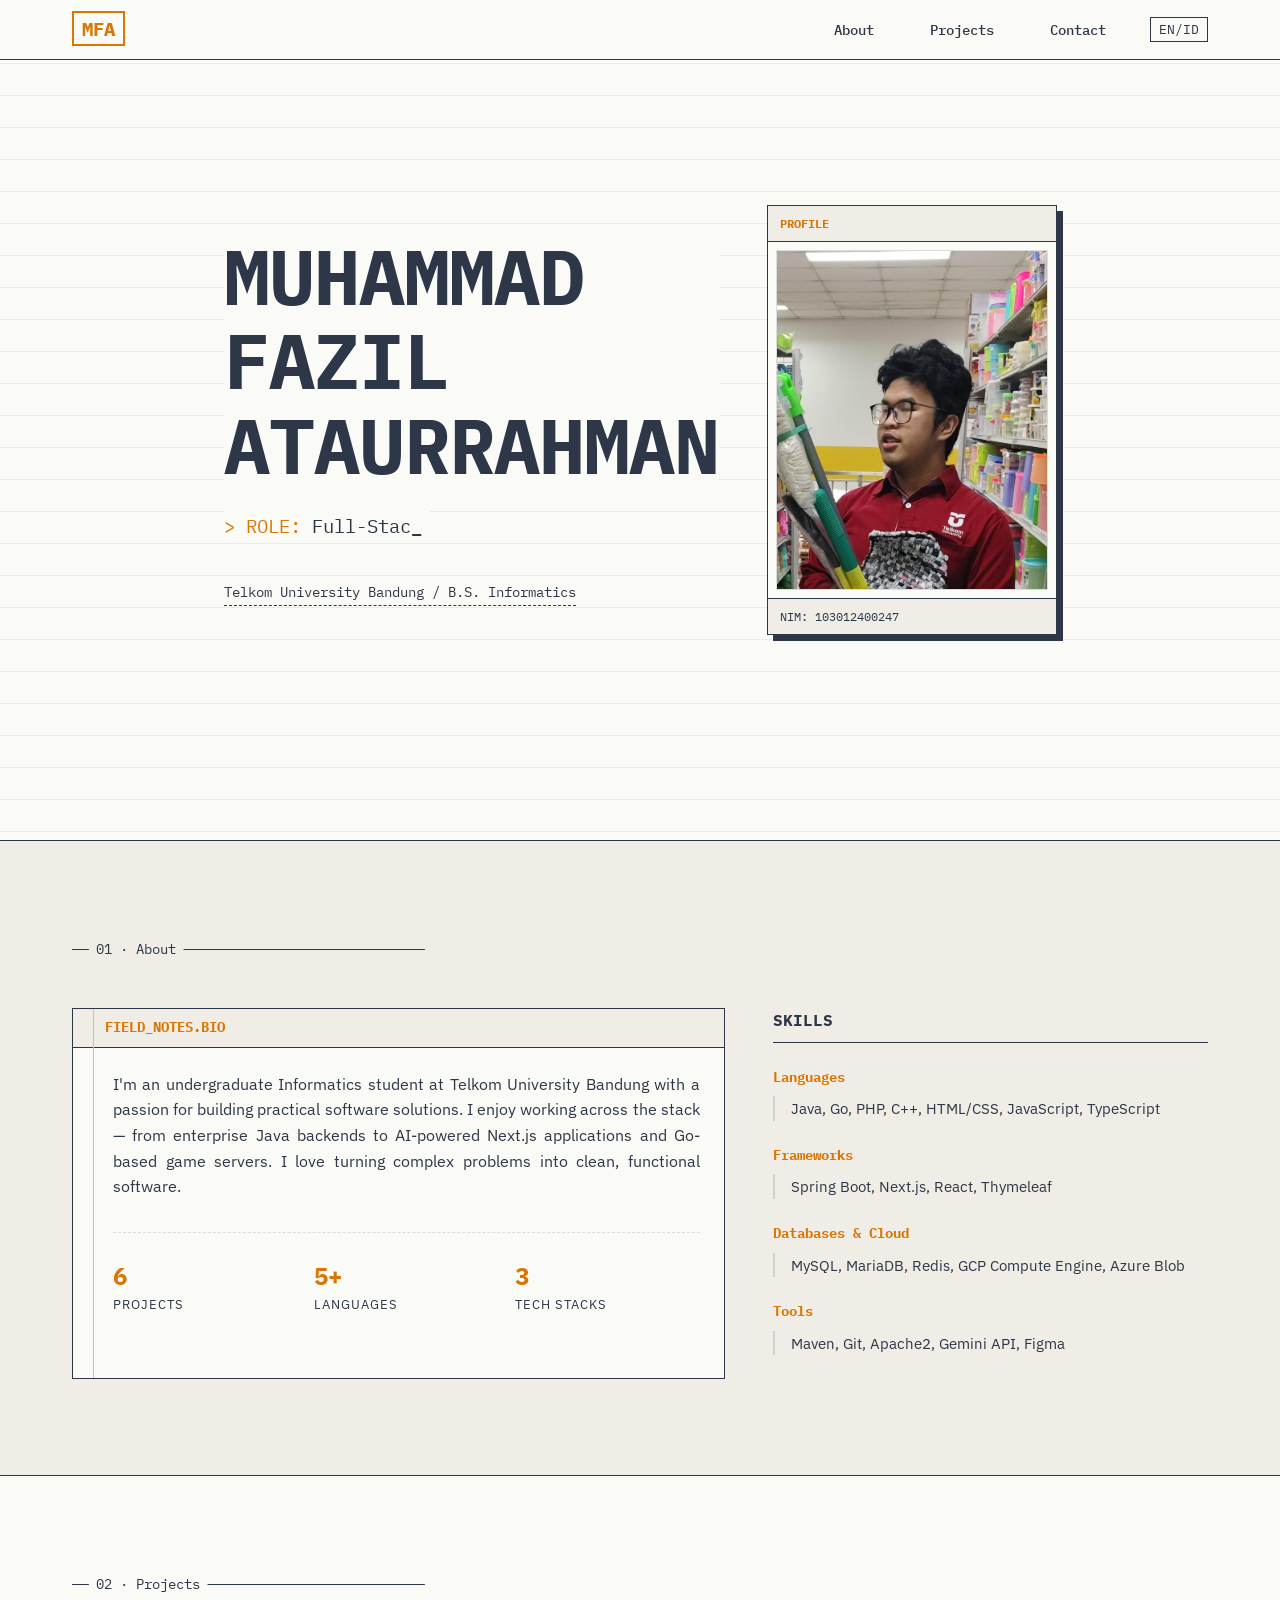
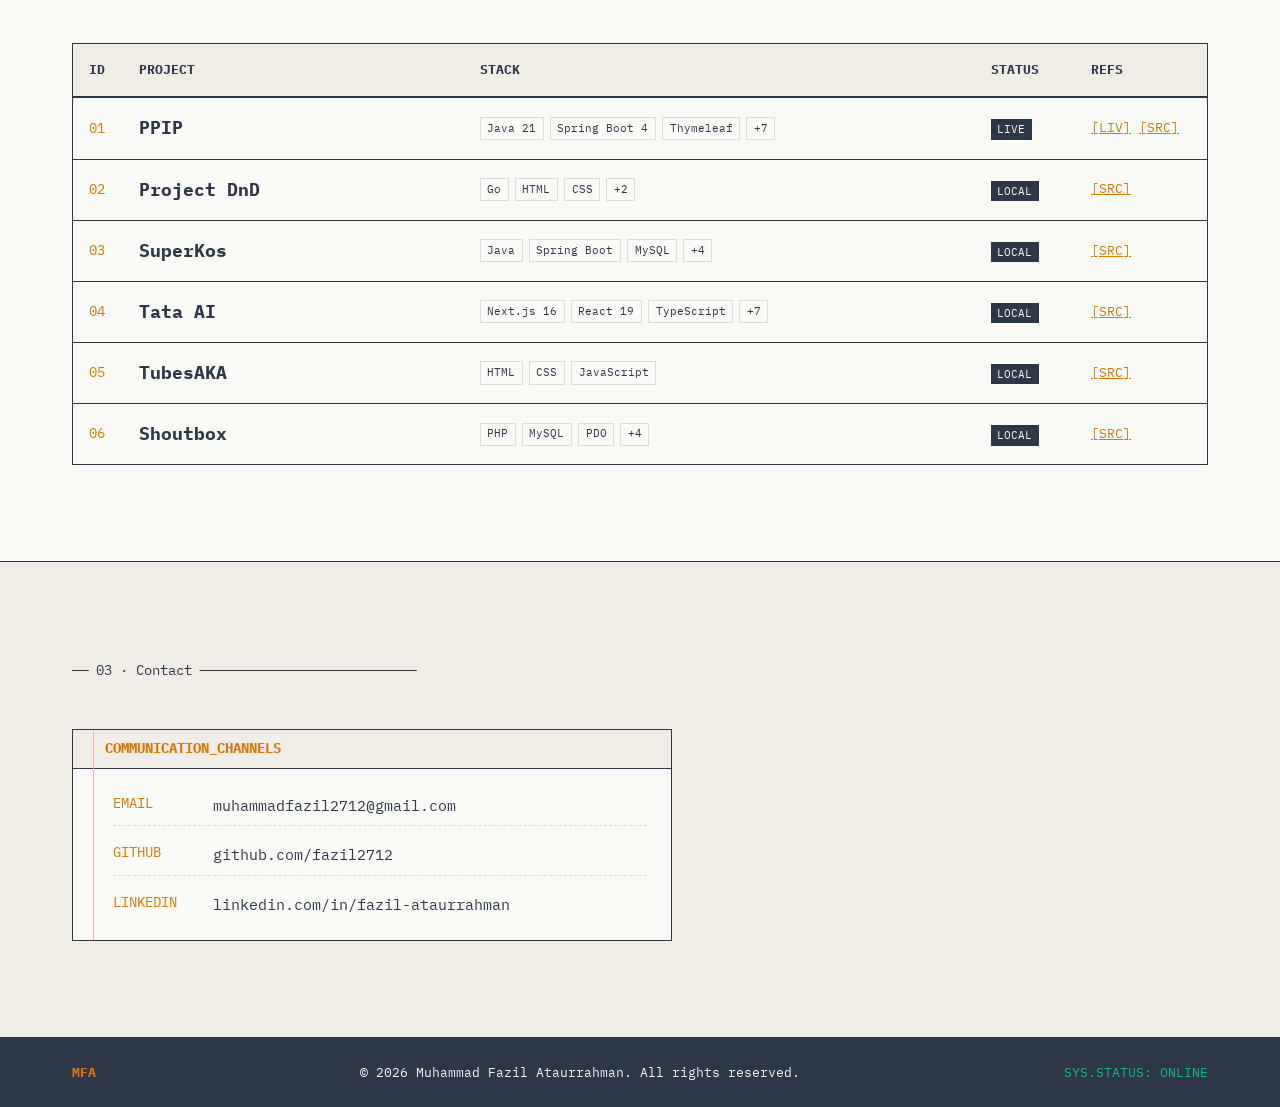
<file: index.html>
<!DOCTYPE html>
<html lang="en">
<head>
    <meta charset="UTF-8">
    <meta name="viewport" content="width=device-width, initial-scale=1.0">
    <title>Muhammad Fazil Ataurrahman — Portfolio</title>
    <meta name="description" content="Portfolio of Muhammad Fazil Ataurrahman — Informatics student at Telkom University Bandung. Projects in Java, Go, Next.js, and AI.">
    <meta property="og:title" content="Muhammad Fazil Ataurrahman — Portfolio">
    <meta property="og:description" content="Informatics Student at Telkom University Bandung | Full-Stack Developer">
    <meta property="og:type" content="website">
    <link rel="preconnect" href="https://fonts.googleapis.com">
    <link rel="preconnect" href="https://fonts.gstatic.com" crossorigin>
    <link href="https://fonts.googleapis.com/css2?family=IBM+Plex+Mono:wght@500;700&family=IBM+Plex+Sans:wght@400;500&display=swap" rel="stylesheet">
    <link rel="stylesheet" href="style.css">
</head>
<body>
    <nav class="navbar">
        <div class="nav-container">
            <a href="#" class="logo">
                <span class="logo-box">MFA</span>
            </a>
            <div class="nav-links">
                <a href="#about" data-i18n="nav.about">About</a>
                <a href="#projects" data-i18n="nav.projects">Projects</a>
                <a href="#contact" data-i18n="nav.contact">Contact</a>
                <button id="langToggle" class="lang-btn">EN/ID</button>
            </div>
            <button class="menu-toggle" aria-label="Toggle Menu">
                <span></span>
                <span></span>
                <span></span>
            </button>
        </div>
    </nav>

    <div class="mobile-menu">
        <a href="#about" data-i18n="nav.about">About</a>
        <a href="#projects" data-i18n="nav.projects">Projects</a>
        <a href="#contact" data-i18n="nav.contact">Contact</a>
        <button id="mobileLangToggle" class="lang-btn">EN/ID</button>
    </div>

    <main>
        <section id="hero" class="hero ruled-bg">
            <div class="container reveal">
                <div class="hero-layout">
                    <div class="hero-main">
                        <h1 class="hero-title">Muhammad<br>Fazil<br>Ataurrahman</h1>
                        <div class="hero-role">
                            <span class="role-prefix">&gt; ROLE: </span><span id="typewriter" class="typewriter-text"></span><span class="cursor">_</span>
                        </div>
                        <div class="hero-meta">
                            <div class="hero-edu">
                                <span class="edu-text" data-i18n="hero.eduText">Telkom University Bandung / B.S. Informatics</span>
                            </div>
                        </div>
                    </div>
                    <aside class="hero-profile">
                        <div class="profile-card">
                            <div class="profile-header">
                                <span>PROFILE</span>
                            </div>
                            <div class="profile-img-wrap">
                                <img src="assets/profile.jpg" alt="Muhammad Fazil Ataurrahman" class="profile-img">
                            </div>
                            <div class="profile-footer">
                                <span data-i18n="hero.nimFooter">NIM: 103012400247</span>
                            </div>
                        </div>
                    </aside>
                </div>
            </div>
        </section>

        <section id="about" class="about section-padding alt-bg">
            <div class="container reveal">
                <div class="section-header">
                    <span class="section-line">── 01 · <span data-i18n="nav.about">ABOUT</span> ──────────────────────────────</span>
                </div>
                <div class="about-grid">
                    <div class="about-bio notebook-box">
                        <div class="box-header">FIELD_NOTES.BIO</div>
                        <div class="box-content">
                            <p data-i18n="about.p1">I am an undergraduate Informatics student at Telkom University Bandung with a passion for building practical software solutions. I enjoy working across the stack — from enterprise Java backends to AI-powered Next.js applications and Go-based game servers. I love turning complex problems into clean, functional software.</p>
                            
                            <div class="stats-grid">
                                <div class="stat-item">
                                    <span class="stat-val">6</span>
                                    <span class="stat-lbl" data-i18n="about.stat1">Projects</span>
                                </div>
                                <div class="stat-item">
                                    <span class="stat-val">5+</span>
                                    <span class="stat-lbl" data-i18n="about.stat2">Languages</span>
                                </div>
                                <div class="stat-item">
                                    <span class="stat-val">3</span>
                                    <span class="stat-lbl" data-i18n="about.stat3">Tech Stacks</span>
                                </div>
                            </div>
                        </div>
                    </div>
                    <div class="about-skills">
                        <h3 class="skills-title" data-i18n="about.skills">SKILLS</h3>
                        <div class="skills-category">
                            <div class="cat-label" data-i18n="skills.cat1">Languages</div>
                            <div class="cat-items">Java, Go, PHP, C++, HTML/CSS, JavaScript, TypeScript</div>
                        </div>
                        <div class="skills-category">
                            <div class="cat-label" data-i18n="skills.cat2">Frameworks</div>
                            <div class="cat-items">Spring Boot, Next.js, React, Thymeleaf</div>
                        </div>
                        <div class="skills-category">
                            <div class="cat-label" data-i18n="skills.cat3">Databases & Cloud</div>
                            <div class="cat-items">MySQL, MariaDB, Redis, GCP Compute Engine, Azure Blob</div>
                        </div>
                        <div class="skills-category">
                            <div class="cat-label" data-i18n="skills.cat4">Tools</div>
                            <div class="cat-items">Maven, Git, Apache2, Gemini API, Figma</div>
                        </div>
                    </div>
                </div>
            </div>
        </section>

        <section id="projects" class="projects section-padding">
            <div class="container reveal">
                <div class="section-header">
                    <span class="section-line">── 02 · <span data-i18n="nav.projects">PROJECTS</span> ───────────────────────────</span>
                </div>
                
                <div class="projects-table" id="projectsContainer">
                    <div class="table-header">
                        <div class="th-col th-num">ID</div>
                        <div class="th-col th-name" data-i18n="projects.thName">PROJECT</div>
                        <div class="th-col th-tech" data-i18n="projects.thTech">STACK</div>
                        <div class="th-col th-status" data-i18n="projects.thStatus">STATUS</div>
                        <div class="th-col th-links" data-i18n="projects.thLinks">REFS</div>
                    </div>
                    <!-- Projects injected by JS -->
                </div>
            </div>
        </section>

        <section id="contact" class="contact section-padding alt-bg">
            <div class="container reveal">
                <div class="section-header">
                    <span class="section-line">── 03 · <span data-i18n="nav.contact">CONTACT</span> ───────────────────────────</span>
                </div>
                <div class="contact-content">
                    <div class="contact-box notebook-box">
                        <div class="box-header">COMMUNICATION_CHANNELS</div>
                        <div class="box-content contact-links">
                            <div class="contact-row">
                                <span class="contact-lbl">EMAIL</span>
                                <a href="mailto:muhammadfazil2712@gmail.com" class="contact-val">muhammadfazil2712@gmail.com</a>
                            </div>
                            <div class="contact-row">
                                <span class="contact-lbl">GITHUB</span>
                                <a href="https://github.com/fazil2712" target="_blank" rel="noopener noreferrer" class="contact-val">github.com/fazil2712</a>
                            </div>
                            <div class="contact-row">
                                <span class="contact-lbl">LINKEDIN</span>
                                <a href="https://www.linkedin.com/in/fazil-ataurrahman-408083330/" target="_blank" rel="noopener noreferrer" class="contact-val">linkedin.com/in/fazil-ataurrahman</a>
                            </div>
                        </div>
                    </div>
                </div>
            </div>
        </section>
    </main>

    <footer>
        <div class="container">
            <div class="footer-content">
                <span class="footer-logo">MFA</span>
                <span class="footer-text">&copy; <span id="year">2026</span> Muhammad Fazil Ataurrahman. All rights reserved.</span>
                <span class="footer-sys">SYS.STATUS: ONLINE</span>
            </div>
        </div>
    </footer>

    <script src="script.js"></script>
</body>
</html>
</file>
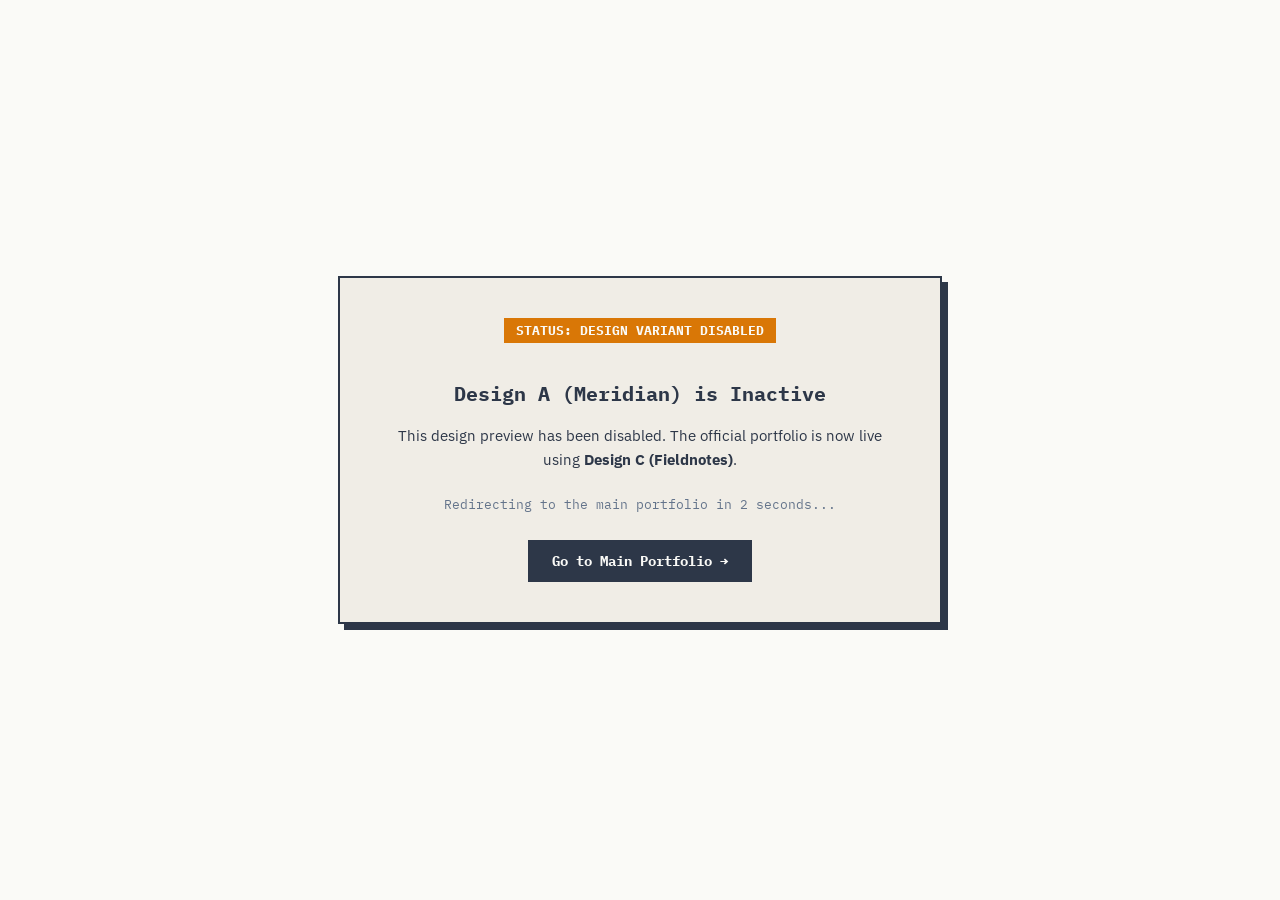
<file: portfolio-a/index.html>
<!DOCTYPE html>
<html lang="en">
<head>
    <meta charset="UTF-8">
    <meta name="viewport" content="width=device-width, initial-scale=1.0">
    <title>Design Variant Disabled | M. Fazil Ataurrahman</title>
    <link rel="preconnect" href="https://fonts.googleapis.com">
    <link rel="preconnect" href="https://fonts.gstatic.com" crossorigin>
    <link href="https://fonts.googleapis.com/css2?family=IBM+Plex+Mono:wght@500;700&family=IBM+Plex+Sans:wght@400;500&display=swap" rel="stylesheet">
    <meta http-equiv="refresh" content="2; url=../">
    <style>
        body {
            font-family: 'IBM Plex Mono', monospace, sans-serif;
            background: #FAFAF7;
            color: #2D3748;
            display: flex;
            align-items: center;
            justify-content: center;
            min-height: 100vh;
            margin: 0;
            padding: 2rem;
            box-sizing: border-box;
            text-align: center;
        }
        .notice-box {
            border: 2px solid #2D3748;
            padding: 2.5rem;
            max-width: 520px;
            background: #F0EDE6;
            box-shadow: 6px 6px 0 #2D3748;
        }
        .status-badge {
            display: inline-block;
            background: #D97706;
            color: #FAFAF7;
            padding: 0.25rem 0.75rem;
            font-size: 0.8rem;
            font-weight: 700;
            margin-bottom: 1.5rem;
        }
        h1 {
            font-size: 1.25rem;
            margin-bottom: 1rem;
            line-height: 1.3;
        }
        p {
            font-family: 'IBM Plex Sans', sans-serif;
            margin-bottom: 1.5rem;
            line-height: 1.6;
            font-size: 0.95rem;
        }
        .redirect-note {
            font-family: 'IBM Plex Mono', monospace;
            font-size: 0.8rem;
            color: #64748B;
            margin-bottom: 1.5rem;
        }
        a {
            display: inline-block;
            background: #2D3748;
            color: #FAFAF7;
            padding: 0.75rem 1.5rem;
            text-decoration: none;
            font-weight: 700;
            font-size: 0.85rem;
            transition: all 0.2s ease;
        }
        a:hover {
            background: #D97706;
        }
    </style>
</head>
<body>
    <div class="notice-box">
        <span class="status-badge">STATUS: DESIGN VARIANT DISABLED</span>
        <h1>Design A (Meridian) is Inactive</h1>
        <p>This design preview has been disabled. The official portfolio is now live using <strong>Design C (Fieldnotes)</strong>.</p>
        <p class="redirect-note">Redirecting to the main portfolio in 2 seconds...</p>
        <a href="../">Go to Main Portfolio →</a>
    </div>
</body>
</html>
</file>
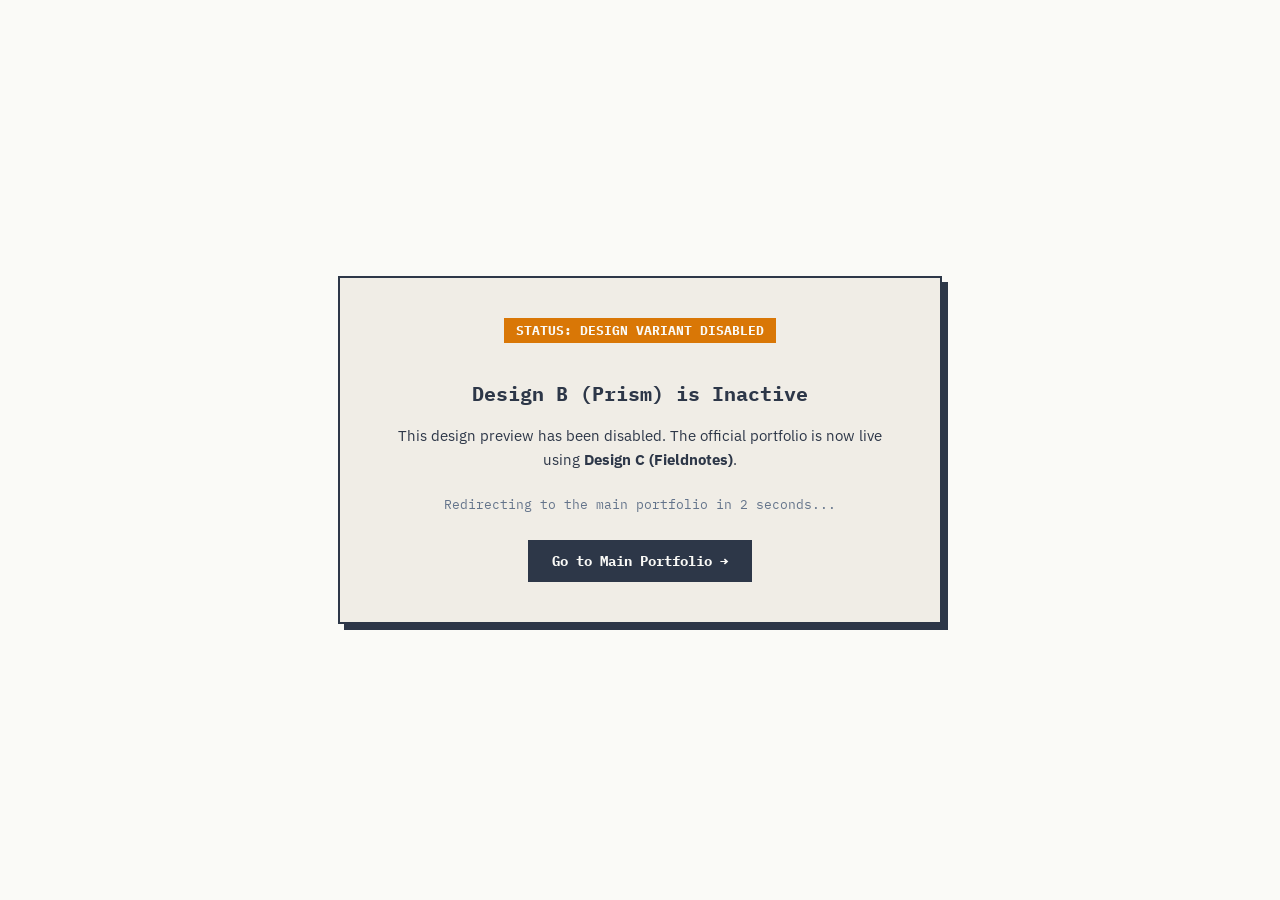
<file: portfolio-b/index.html>
<!DOCTYPE html>
<html lang="en">
<head>
    <meta charset="UTF-8">
    <meta name="viewport" content="width=device-width, initial-scale=1.0">
    <title>Design Variant Disabled | M. Fazil Ataurrahman</title>
    <link rel="preconnect" href="https://fonts.googleapis.com">
    <link rel="preconnect" href="https://fonts.gstatic.com" crossorigin>
    <link href="https://fonts.googleapis.com/css2?family=IBM+Plex+Mono:wght@500;700&family=IBM+Plex+Sans:wght@400;500&display=swap" rel="stylesheet">
    <meta http-equiv="refresh" content="2; url=../">
    <style>
        body {
            font-family: 'IBM Plex Mono', monospace, sans-serif;
            background: #FAFAF7;
            color: #2D3748;
            display: flex;
            align-items: center;
            justify-content: center;
            min-height: 100vh;
            margin: 0;
            padding: 2rem;
            box-sizing: border-box;
            text-align: center;
        }
        .notice-box {
            border: 2px solid #2D3748;
            padding: 2.5rem;
            max-width: 520px;
            background: #F0EDE6;
            box-shadow: 6px 6px 0 #2D3748;
        }
        .status-badge {
            display: inline-block;
            background: #D97706;
            color: #FAFAF7;
            padding: 0.25rem 0.75rem;
            font-size: 0.8rem;
            font-weight: 700;
            margin-bottom: 1.5rem;
        }
        h1 {
            font-size: 1.25rem;
            margin-bottom: 1rem;
            line-height: 1.3;
        }
        p {
            font-family: 'IBM Plex Sans', sans-serif;
            margin-bottom: 1.5rem;
            line-height: 1.6;
            font-size: 0.95rem;
        }
        .redirect-note {
            font-family: 'IBM Plex Mono', monospace;
            font-size: 0.8rem;
            color: #64748B;
            margin-bottom: 1.5rem;
        }
        a {
            display: inline-block;
            background: #2D3748;
            color: #FAFAF7;
            padding: 0.75rem 1.5rem;
            text-decoration: none;
            font-weight: 700;
            font-size: 0.85rem;
            transition: all 0.2s ease;
        }
        a:hover {
            background: #D97706;
        }
    </style>
</head>
<body>
    <div class="notice-box">
        <span class="status-badge">STATUS: DESIGN VARIANT DISABLED</span>
        <h1>Design B (Prism) is Inactive</h1>
        <p>This design preview has been disabled. The official portfolio is now live using <strong>Design C (Fieldnotes)</strong>.</p>
        <p class="redirect-note">Redirecting to the main portfolio in 2 seconds...</p>
        <a href="../">Go to Main Portfolio →</a>
    </div>
</body>
</html>
</file>
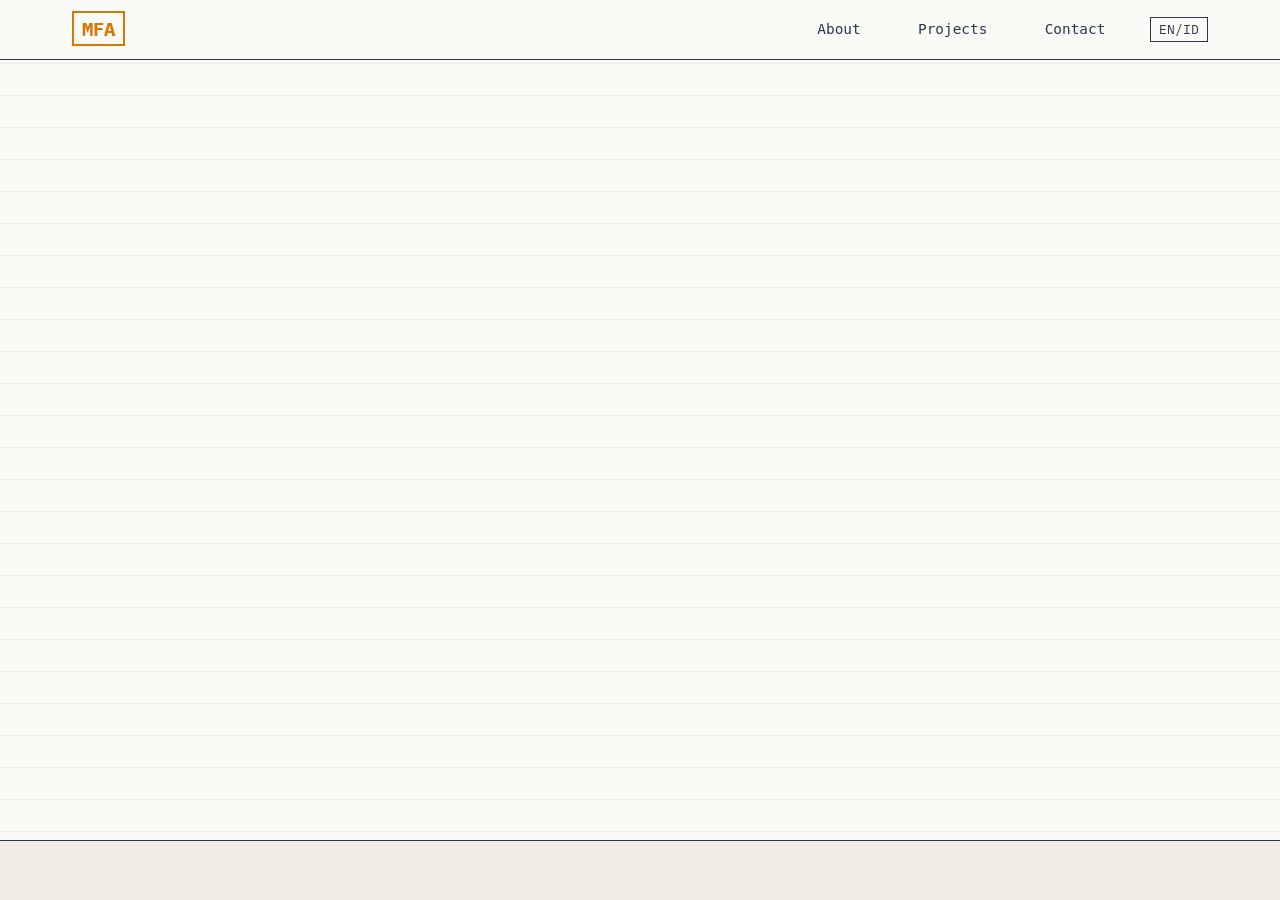
<file: portfolio-c/index.html>
<!DOCTYPE html>
<html lang="en">
<head>
    <meta charset="UTF-8">
    <meta name="viewport" content="width=device-width, initial-scale=1.0">
    <title>Design C | Official Portfolio</title>
    <meta http-equiv="refresh" content="0; url=../">
</head>
<body>
    <p>Design C is now the main portfolio. Redirecting to <a href="../">Official Portfolio</a>...</p>
</body>
</html>
</file>
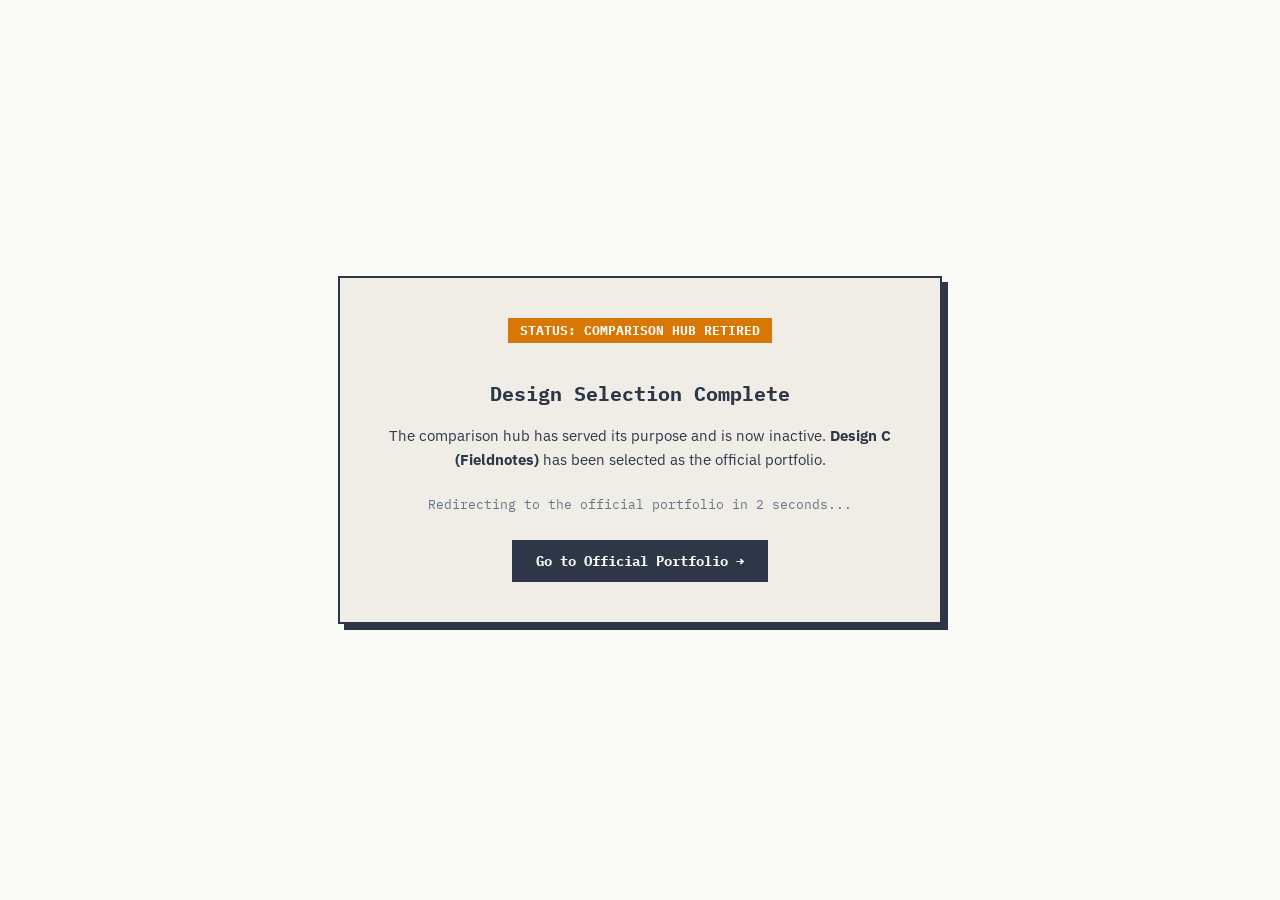
<file: portfolio-hub/index.html>
<!DOCTYPE html>
<html lang="en">
<head>
    <meta charset="UTF-8">
    <meta name="viewport" content="width=device-width, initial-scale=1.0">
    <title>Comparison Hub Inactive | M. Fazil Ataurrahman</title>
    <link rel="preconnect" href="https://fonts.googleapis.com">
    <link rel="preconnect" href="https://fonts.gstatic.com" crossorigin>
    <link href="https://fonts.googleapis.com/css2?family=IBM+Plex+Mono:wght@500;700&family=IBM+Plex+Sans:wght@400;500&display=swap" rel="stylesheet">
    <meta http-equiv="refresh" content="2; url=../">
    <style>
        body {
            font-family: 'IBM Plex Mono', monospace, sans-serif;
            background: #FAFAF7;
            color: #2D3748;
            display: flex;
            align-items: center;
            justify-content: center;
            min-height: 100vh;
            margin: 0;
            padding: 2rem;
            box-sizing: border-box;
            text-align: center;
        }
        .notice-box {
            border: 2px solid #2D3748;
            padding: 2.5rem;
            max-width: 520px;
            background: #F0EDE6;
            box-shadow: 6px 6px 0 #2D3748;
        }
        .status-badge {
            display: inline-block;
            background: #D97706;
            color: #FAFAF7;
            padding: 0.25rem 0.75rem;
            font-size: 0.8rem;
            font-weight: 700;
            margin-bottom: 1.5rem;
        }
        h1 {
            font-size: 1.25rem;
            margin-bottom: 1rem;
            line-height: 1.3;
        }
        p {
            font-family: 'IBM Plex Sans', sans-serif;
            margin-bottom: 1.5rem;
            line-height: 1.6;
            font-size: 0.95rem;
        }
        .redirect-note {
            font-family: 'IBM Plex Mono', monospace;
            font-size: 0.8rem;
            color: #64748B;
            margin-bottom: 1.5rem;
        }
        a {
            display: inline-block;
            background: #2D3748;
            color: #FAFAF7;
            padding: 0.75rem 1.5rem;
            text-decoration: none;
            font-weight: 700;
            font-size: 0.85rem;
            transition: all 0.2s ease;
        }
        a:hover {
            background: #D97706;
        }
    </style>
</head>
<body>
    <div class="notice-box">
        <span class="status-badge">STATUS: COMPARISON HUB RETIRED</span>
        <h1>Design Selection Complete</h1>
        <p>The comparison hub has served its purpose and is now inactive. <strong>Design C (Fieldnotes)</strong> has been selected as the official portfolio.</p>
        <p class="redirect-note">Redirecting to the official portfolio in 2 seconds...</p>
        <a href="../">Go to Official Portfolio →</a>
    </div>
</body>
</html>
</file>
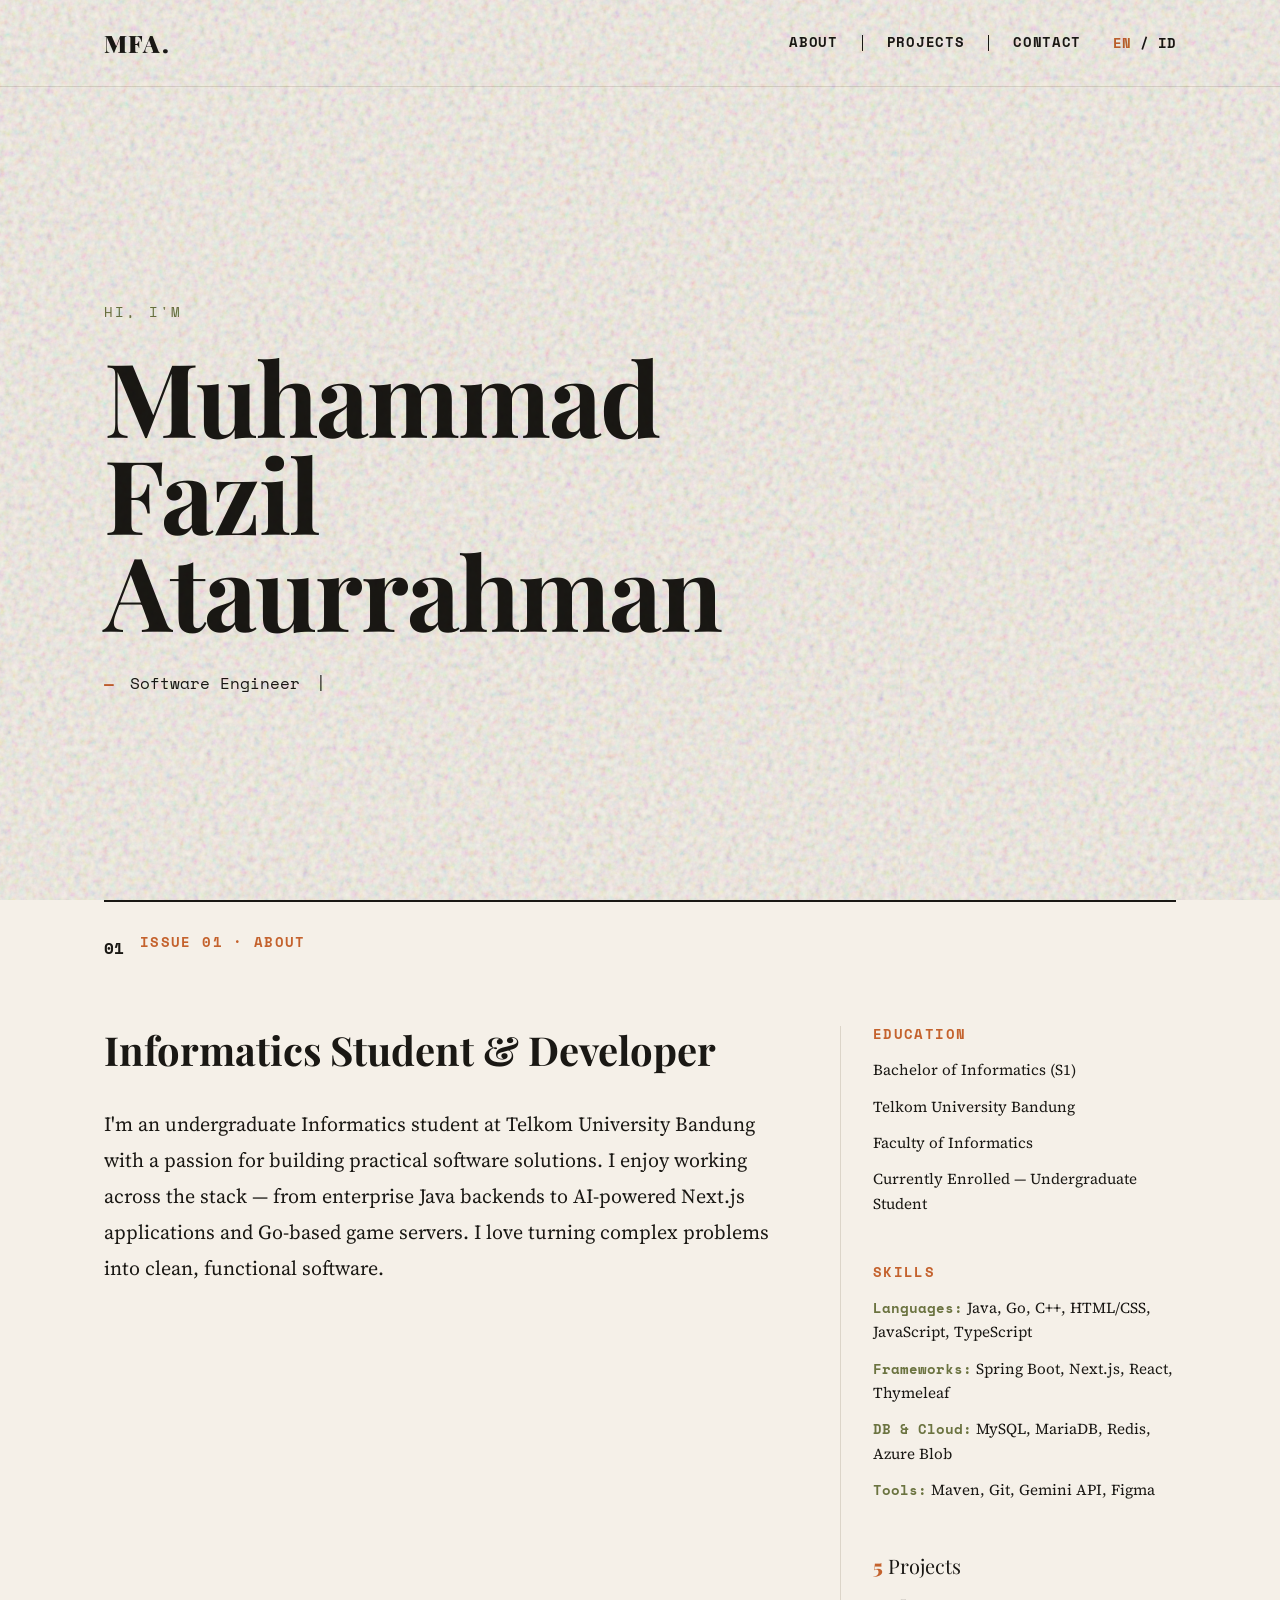
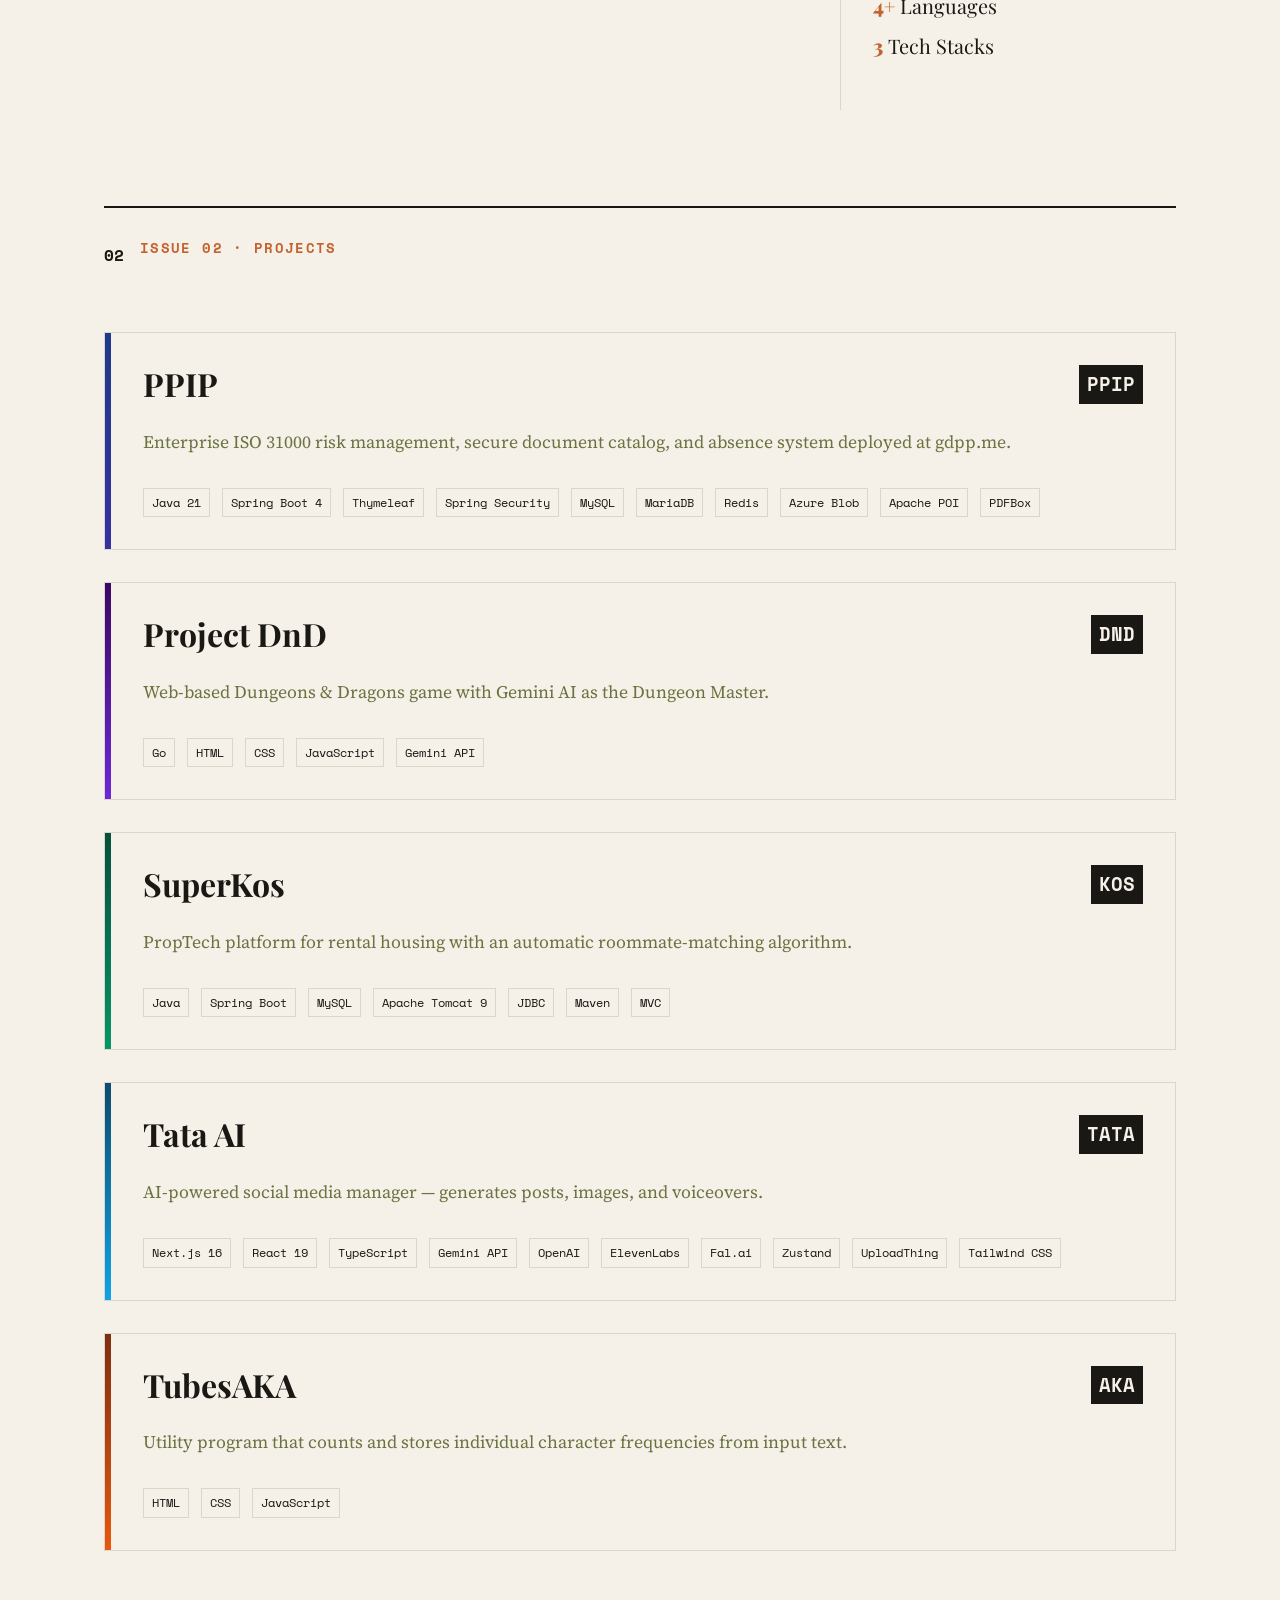
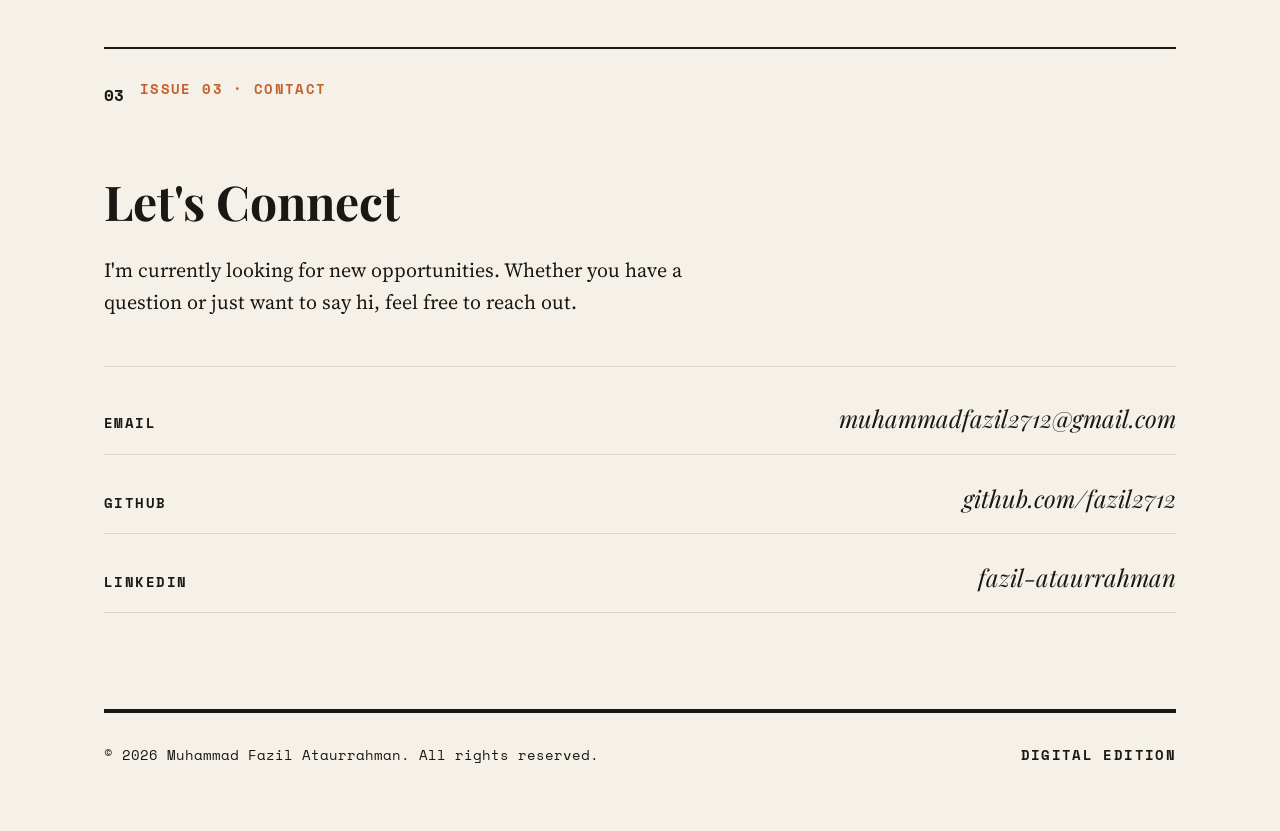
<file: _disabled_designs/portfolio-a/index.html>
<!DOCTYPE html>
<html lang="en">
<head>
    <meta charset="UTF-8">
    <meta name="viewport" content="width=device-width, initial-scale=1.0">
    <title>Muhammad Fazil Ataurrahman | Portfolio</title>
    
    <!-- Google Fonts -->
    <link rel="preconnect" href="https://fonts.googleapis.com">
    <link rel="preconnect" href="https://fonts.gstatic.com" crossorigin>
    <link href="https://fonts.googleapis.com/css2?family=Playfair+Display:wght@700;900&family=Source+Serif+4:wght@400;600&family=Space+Mono:ital,wght@0,400;0,700;1,400&display=swap" rel="stylesheet">
    
    <link rel="stylesheet" href="style-a.css">
</head>
<body>
    <!-- Paper Noise Overlay -->
    <div class="paper-noise"></div>

    <!-- Navigation -->
    <nav class="navbar" id="navbar">
        <div class="nav-container">
            <a href="#" class="logo">MFA.</a>
            <div class="nav-links">
                <div class="nav-separators">
                    <a href="#about" data-i18n="nav.about">About</a>
                    <span class="sep"></span>
                    <a href="#projects" data-i18n="nav.projects">Projects</a>
                    <span class="sep"></span>
                    <a href="#contact" data-i18n="nav.contact">Contact</a>
                </div>
                <button id="lang-toggle" class="lang-toggle">
                    <span class="active">EN</span> / <span>ID</span>
                </button>
            </div>
            <button class="hamburger" id="hamburger" aria-label="Menu">
                <span></span>
                <span></span>
                <span></span>
            </button>
        </div>
    </nav>

    <!-- Mobile Menu -->
    <div class="mobile-menu" id="mobile-menu">
        <a href="#about" data-i18n="nav.about">About</a>
        <a href="#projects" data-i18n="nav.projects">Projects</a>
        <a href="#contact" data-i18n="nav.contact">Contact</a>
        <button id="mobile-lang-toggle" class="lang-toggle">
            <span class="active">EN</span> / <span>ID</span>
        </button>
    </div>

    <main>
        <!-- Hero Section -->
        <section id="hero" class="hero section">
            <div class="hero-content reveal">
                <p class="hero-label"><span data-i18n="hero.greeting">Hi, I'm</span></p>
                <h1 class="hero-title">Muhammad<br>Fazil<br>Ataurrahman</h1>
                <div class="hero-role-container">
                    <span class="role-prefix">—</span>
                    <span id="role-text" class="role-text"></span><span class="cursor">|</span>
                </div>
            </div>
        </section>

        <!-- About Section -->
        <section id="about" class="about section">
            <div class="section-divider"></div>
            <div class="section-header reveal">
                <span class="section-number">01</span>
                <h2 class="section-label">ISSUE 01 &middot; <span data-i18n="nav.about">ABOUT</span></h2>
            </div>
            
            <div class="about-grid reveal">
                <div class="about-main">
                    <h3 class="about-headline" data-i18n="about.headline">Informatics Student & Developer</h3>
                    <p class="about-bio" data-i18n="about.bio">I am an Informatics student with a strong passion for software engineering, web development, and exploring new technologies. I love building robust applications and constantly improving my skill set.</p>
                </div>
                
                <div class="about-sidebar">
                    <div class="sidebar-block">
                        <h4 class="sidebar-title" data-i18n="about.education">Education</h4>
                        <ul class="sidebar-list">
                            <li data-i18n="edu.degree">Bachelor of Informatics (S1)</li>
                            <li data-i18n="edu.university">Telkom University Bandung</li>
                            <li data-i18n="edu.faculty">Faculty of Informatics</li>
                            <li data-i18n="edu.status">Currently Enrolled — Undergraduate Student</li>
                        </ul>
                    </div>
                    
                    <div class="sidebar-block">
                        <h4 class="sidebar-title" data-i18n="about.skills">Skills</h4>
                        <ul class="sidebar-list">
                            <li><span class="skill-label">Languages:</span> Java, Go, C++, HTML/CSS, JavaScript, TypeScript</li>
                            <li><span class="skill-label">Frameworks:</span> Spring Boot, Next.js, React, Thymeleaf</li>
                            <li><span class="skill-label">DB & Cloud:</span> MySQL, MariaDB, Redis, Azure Blob</li>
                            <li><span class="skill-label">Tools:</span> Maven, Git, Gemini API, Figma</li>
                        </ul>
                    </div>

                    <div class="sidebar-block stats-block">
                        <p class="stats-text"><span class="stats-number">5</span> <span data-i18n="stats.projects">Projects</span></p>
                        <p class="stats-text"><span class="stats-number">4+</span> <span data-i18n="stats.languages">Languages</span></p>
                        <p class="stats-text"><span class="stats-number">3</span> <span data-i18n="stats.stacks">Tech Stacks</span></p>
                    </div>
                </div>
            </div>
        </section>

        <!-- Projects Section -->
        <section id="projects" class="projects section">
            <div class="section-divider"></div>
            <div class="section-header reveal">
                <span class="section-number">02</span>
                <h2 class="section-label">ISSUE 02 &middot; <span data-i18n="nav.projects">PROJECTS</span></h2>
            </div>
            
            <div class="projects-list" id="projects-container">
                <!-- Projects injected by JS -->
            </div>
        </section>

        <!-- Contact Section -->
        <section id="contact" class="contact section">
            <div class="section-divider"></div>
            <div class="section-header reveal">
                <span class="section-number">03</span>
                <h2 class="section-label">ISSUE 03 &middot; <span data-i18n="nav.contact">CONTACT</span></h2>
            </div>
            
            <div class="contact-content reveal">
                <h2 class="contact-title" data-i18n="contact.title">Let's Connect</h2>
                <p class="contact-desc" data-i18n="contact.desc">I'm currently looking for new opportunities. Whether you have a question or just want to say hi, feel free to reach out.</p>
                
                <div class="contact-links">
                    <a href="mailto:muhammadfazil2712@gmail.com" class="contact-link" target="_blank" rel="noopener noreferrer">
                        <span class="link-label">EMAIL</span>
                        <span class="link-value">muhammadfazil2712@gmail.com</span>
                    </a>
                    <a href="https://github.com/fazil2712" class="contact-link" target="_blank" rel="noopener noreferrer">
                        <span class="link-label">GITHUB</span>
                        <span class="link-value">github.com/fazil2712</span>
                    </a>
                    <a href="https://www.linkedin.com/in/fazil-ataurrahman-408083330/" class="contact-link" target="_blank" rel="noopener noreferrer">
                        <span class="link-label">LINKEDIN</span>
                        <span class="link-value">fazil-ataurrahman</span>
                    </a>
                </div>
            </div>
        </section>
    </main>

    <footer class="footer">
        <div class="footer-divider"></div>
        <div class="footer-content">
            <p>&copy; <span id="current-year"></span> Muhammad Fazil Ataurrahman. <span data-i18n="footer.rights">All rights reserved.</span></p>
            <p class="footer-edition">DIGITAL EDITION</p>
        </div>
    </footer>

    <!-- Project Modal -->
    <div id="project-modal" class="modal">
        <div class="modal-backdrop"></div>
        <div class="modal-content">
            <button class="modal-close" id="modal-close" aria-label="Close modal">&times;</button>
            <div class="modal-body" id="modal-body">
                <!-- Modal content injected by JS -->
            </div>
        </div>
    </div>

    <script src="script-a.js"></script>
</body>
</html>
</file>
<file: style.css>
/* Hallmark · critique: P5 H5 E5 S5 R5 V5 · Slop test: Pass (58/58) */

:root {
    --bg-main: #FAFAF7;
    --bg-alt: #F0EDE6;
    --text-main: #2D3748;
    --accent: #D97706;
    --line-color: rgba(45, 55, 72, 0.15);
    --border-color: #2D3748;
    
    --font-mono: 'IBM Plex Mono', monospace;
    --font-sans: 'IBM Plex Sans', sans-serif;
    
    --nav-height: 60px;
    --transition: all 0.3s ease;
}

* {
    margin: 0;
    padding: 0;
    box-sizing: border-box;
}

html {
    scroll-behavior: smooth;
    font-size: 16px;
}

body {
    background-color: var(--bg-main);
    color: var(--text-main);
    font-family: var(--font-sans);
    line-height: 1.6;
    overflow-x: hidden;
}

h1, h2, h3, h4, h5, h6, .font-mono {
    font-family: var(--font-mono);
}

a {
    color: inherit;
    text-decoration: none;
    transition: var(--transition);
}

.container {
    max-width: 1200px;
    margin: 0 auto;
    padding: 0 2rem;
}

.section-padding {
    padding: 6rem 0;
}

.alt-bg {
    background-color: var(--bg-alt);
    border-top: 1px solid var(--border-color);
    border-bottom: 1px solid var(--border-color);
}

.ruled-bg {
    background-image: repeating-linear-gradient(transparent, transparent 31px, var(--line-color) 32px);
    background-size: 100% 32px;
}

/* Reveal Animation */
.reveal {
    opacity: 0;
    transform: translateY(30px);
    transition: all 0.8s ease-out;
}

.reveal.active {
    opacity: 1;
    transform: translateY(0);
}

/* Navbar */
.navbar {
    position: fixed;
    top: 0;
    left: 0;
    width: 100%;
    height: var(--nav-height);
    background-color: var(--bg-main);
    border-bottom: 1px solid var(--border-color);
    z-index: 1000;
    transition: background-color 0.3s, backdrop-filter 0.3s;
}

.navbar.scrolled {
    background-color: rgba(250, 250, 247, 0.9);
    backdrop-filter: blur(5px);
}

.nav-container {
    max-width: 1200px;
    margin: 0 auto;
    padding: 0 2rem;
    height: 100%;
    display: flex;
    justify-content: space-between;
    align-items: center;
}

.logo-box {
    font-family: var(--font-mono);
    font-weight: 700;
    font-size: 1.2rem;
    padding: 0.2rem 0.5rem;
    border: 2px solid var(--accent);
    color: var(--accent);
    background: var(--bg-main);
}

.nav-links {
    display: flex;
    align-items: center;
    gap: 2rem;
    font-family: var(--font-mono);
    font-size: 0.9rem;
    font-weight: 500;
}

.nav-links a {
    position: relative;
}

.nav-links a::before, .nav-links a::after {
    opacity: 0;
    transition: var(--transition);
    color: var(--accent);
}

.nav-links a::before { content: '['; margin-right: 4px; }
.nav-links a::after { content: ']'; margin-left: 4px; }

.nav-links a:hover::before, .nav-links a:hover::after {
    opacity: 1;
}

.lang-btn {
    background: transparent;
    border: 1px solid var(--border-color);
    font-family: var(--font-mono);
    padding: 0.2rem 0.5rem;
    cursor: pointer;
    font-size: 0.8rem;
    color: var(--text-main);
    transition: var(--transition);
}

.lang-btn:hover {
    background: var(--text-main);
    color: var(--bg-main);
}

.menu-toggle {
    display: none;
    flex-direction: column;
    justify-content: space-between;
    width: 24px;
    height: 18px;
    background: none;
    border: none;
    cursor: pointer;
}

.menu-toggle span {
    width: 100%;
    height: 2px;
    background-color: var(--text-main);
    transition: var(--transition);
}

.mobile-menu {
    position: fixed;
    top: var(--nav-height);
    left: 0;
    width: 100%;
    background-color: var(--bg-main);
    border-bottom: 1px solid var(--border-color);
    padding: 1rem 2rem;
    display: flex;
    flex-direction: column;
    gap: 1.5rem;
    transform: translateY(-100%);
    opacity: 0;
    visibility: hidden;
    transition: var(--transition);
    z-index: 999;
    font-family: var(--font-mono);
}

.mobile-menu.active {
    transform: translateY(0);
    opacity: 1;
    visibility: visible;
}

.mobile-menu a {
    font-size: 1.1rem;
}

/* Hero Section */
.hero {
    min-height: calc(100vh - var(--nav-height));
    display: flex;
    align-items: center;
    padding-top: var(--nav-height);
    padding-bottom: 2rem;
}

.hero-layout {
    display: grid;
    grid-template-columns: 1fr 290px;
    gap: 3rem;
    align-items: center;
    margin-top: -1.75rem;
}

.hero-main {
    display: flex;
    flex-direction: column;
    align-items: flex-start;
}

.hero-title {
    font-size: clamp(3rem, 6vw, 6rem);
    line-height: 1.1;
    margin-bottom: 1.5rem;
    letter-spacing: -1px;
    text-transform: uppercase;
    background: var(--bg-main);
    display: inline-block;
}

.hero-role {
    font-family: var(--font-mono);
    font-size: 1.2rem;
    margin-bottom: 2.5rem;
    background: var(--bg-main);
    display: inline-block;
    padding-right: 0.5rem;
}

.role-prefix {
    color: var(--accent);
}

.cursor {
    animation: blink 1s infinite;
    font-weight: bold;
}

@keyframes blink {
    0%, 100% { opacity: 1; }
    50% { opacity: 0; }
}

.hero-meta {
    display: flex;
    flex-direction: column;
    align-items: flex-start;
    gap: 0.75rem;
}

.hero-edu {
    display: inline-flex;
    align-items: center;
    font-family: var(--font-mono);
    font-size: 0.85rem;
    background: var(--bg-main);
    padding-right: 0.5rem;
}

.edu-text {
    border-bottom: 1px dashed var(--border-color);
    padding-bottom: 2px;
}

.profile-card {
    border: 1px solid var(--border-color);
    background: var(--bg-main);
    box-shadow: 6px 6px 0 var(--border-color);
}

.profile-header {
    display: flex;
    justify-content: space-between;
    align-items: center;
    padding: 0.5rem 0.75rem;
    background: var(--bg-alt);
    border-bottom: 1px solid var(--border-color);
    font-family: var(--font-mono);
    font-size: 0.75rem;
    font-weight: 700;
    color: var(--accent);
}

.profile-img-wrap {
    padding: 0.5rem;
    background: var(--bg-main);
}

.profile-img {
    width: 100%;
    aspect-ratio: 4 / 5;
    object-fit: cover;
    object-position: center 20%;
    display: block;
    border: 1px solid var(--line-color);
}

.profile-footer {
    display: flex;
    align-items: center;
    padding: 0.5rem 0.75rem;
    border-top: 1px solid var(--border-color);
    background: var(--bg-alt);
    font-family: var(--font-mono);
    font-size: 0.75rem;
    color: var(--text-main);
}

/* Section Common */
.section-header {
    margin-bottom: 3rem;
}

.section-line {
    font-family: var(--font-mono);
    color: var(--text-main);
    font-size: 0.9rem;
    white-space: pre;
    display: block;
    overflow: hidden;
    text-overflow: ellipsis;
}

/* Notebook Box */
.notebook-box {
    border: 1px solid var(--border-color);
    background: var(--bg-main);
    position: relative;
}

.notebook-box::before {
    content: '';
    position: absolute;
    top: 0;
    left: 20px;
    bottom: 0;
    width: 1px;
    background: #ffaaaa;
    z-index: 1;
}

.box-header {
    border-bottom: 1px solid var(--border-color);
    padding: 0.5rem 1rem 0.5rem 2rem;
    font-family: var(--font-mono);
    font-size: 0.85rem;
    font-weight: 700;
    background: var(--bg-alt);
    color: var(--accent);
}

.box-content {
    padding: 1.5rem 1.5rem 1.5rem 2.5rem;
    position: relative;
    z-index: 2;
}

/* About Section */
.about-grid {
    display: grid;
    grid-template-columns: 3fr 2fr;
    gap: 3rem;
}

.about-bio p {
    margin-bottom: 1rem;
    text-align: justify;
}

.stats-grid {
    display: grid;
    grid-template-columns: repeat(3, 1fr);
    gap: 1rem;
    margin-top: 2rem;
    border-top: 1px dashed var(--line-color);
    padding-top: 1.5rem;
}

.stat-item {
    display: flex;
    flex-direction: column;
}

.stat-val {
    font-family: var(--font-mono);
    font-size: 1.5rem;
    font-weight: 700;
    color: var(--accent);
}

.stat-lbl {
    font-size: 0.8rem;
    text-transform: uppercase;
    letter-spacing: 1px;
}

.skills-title {
    font-size: 1rem;
    margin-bottom: 1.5rem;
    border-bottom: 1px solid var(--border-color);
    padding-bottom: 0.5rem;
}

.skills-category {
    margin-bottom: 1.5rem;
}

.cat-label {
    font-family: var(--font-mono);
    font-size: 0.85rem;
    color: var(--accent);
    margin-bottom: 0.5rem;
    font-weight: 700;
}

.cat-items {
    font-size: 0.95rem;
    padding-left: 1rem;
    border-left: 2px solid var(--line-color);
}

/* Projects Table */
.projects-table {
    border: 1px solid var(--border-color);
    background: var(--bg-main);
}

.table-header {
    display: grid;
    grid-template-columns: 50px 2fr 3fr 100px 100px;
    border-bottom: 2px solid var(--border-color);
    padding: 1rem;
    font-family: var(--font-mono);
    font-size: 0.8rem;
    font-weight: 700;
    color: var(--text-main);
    background: var(--bg-alt);
}

.project-row {
    border-bottom: 1px solid var(--border-color);
}

.project-row:last-child {
    border-bottom: none;
}

.project-main {
    display: grid;
    grid-template-columns: 50px 2fr 3fr 100px 100px;
    padding: 1rem;
    align-items: center;
    cursor: pointer;
    transition: background 0.2s;
}

.project-main:hover {
    background: rgba(217, 119, 6, 0.05);
}

.project-main.active {
    background: var(--bg-alt);
    border-bottom: 1px dashed var(--border-color);
}

.col-num {
    font-family: var(--font-mono);
    color: var(--accent);
    font-size: 0.85rem;
}

.col-name {
    font-family: var(--font-mono);
    font-weight: 700;
    font-size: 1.1rem;
}

.col-tech {
    display: flex;
    flex-wrap: wrap;
    gap: 0.4rem;
}

.tech-pill {
    font-family: var(--font-mono);
    font-size: 0.7rem;
    padding: 0.1rem 0.4rem;
    border: 1px solid var(--line-color);
    background: var(--bg-main);
    color: var(--text-main);
}

.col-status .status-badge {
    font-family: var(--font-mono);
    font-size: 0.7rem;
    padding: 0.2rem 0.4rem;
    background: var(--text-main);
    color: var(--bg-main);
}

.col-links {
    display: flex;
    gap: 0.5rem;
}

.link-icon {
    font-family: var(--font-mono);
    font-size: 0.8rem;
    text-decoration: underline;
    color: var(--accent);
}

/* Project Detail (Accordion) */
.project-detail {
    display: none;
    padding: 2rem;
    background: var(--bg-main);
    border-bottom: 1px solid var(--border-color);
}

.project-detail.active {
    display: grid;
    grid-template-columns: 1fr 1fr;
    gap: 2rem;
}

.detail-info {
    padding-right: 1rem;
}

.detail-desc {
    font-size: 0.95rem;
    margin-bottom: 1.5rem;
    text-align: justify;
}

.detail-features {
    list-style: none;
}

.detail-features li {
    font-size: 0.9rem;
    margin-bottom: 0.5rem;
    position: relative;
    padding-left: 1.2rem;
}

.detail-features li::before {
    content: '>';
    position: absolute;
    left: 0;
    color: var(--accent);
    font-family: var(--font-mono);
}

.detail-media {
    border: 1px solid var(--border-color);
    background: var(--bg-alt);
    padding: 0.5rem;
    display: flex;
    align-items: center;
    justify-content: center;
    min-height: 250px;
}

.detail-img {
    max-width: 100%;
    height: auto;
    display: block;
    border: 1px solid var(--line-color);
}

.no-img {
    font-family: var(--font-mono);
    color: var(--text-main);
    opacity: 0.5;
    font-size: 0.9rem;
}

/* Contact */
.contact-content {
    max-width: 600px;
}

.contact-row {
    display: flex;
    margin-bottom: 1rem;
    border-bottom: 1px dashed var(--line-color);
    padding-bottom: 0.5rem;
}

.contact-row:last-child {
    margin-bottom: 0;
    border-bottom: none;
    padding-bottom: 0;
}

.contact-lbl {
    flex: 0 0 100px;
    font-family: var(--font-mono);
    font-size: 0.85rem;
    color: var(--accent);
}

.contact-val {
    font-family: var(--font-mono);
    font-size: 0.95rem;
}

.contact-val:hover {
    text-decoration: underline;
    color: var(--accent);
}

/* Footer */
footer {
    border-top: 1px solid var(--border-color);
    background: var(--text-main);
    color: var(--bg-main);
    padding: 1.5rem 0;
    font-family: var(--font-mono);
    font-size: 0.8rem;
}

.footer-content {
    display: flex;
    justify-content: space-between;
    align-items: center;
}

.footer-logo {
    color: var(--accent);
    font-weight: 700;
}

.footer-sys {
    color: #10b981;
}

/* Responsive */
@media (max-width: 900px) {
    .hero-layout {
        grid-template-columns: 1fr;
        gap: 2.5rem;
        padding: 2rem 0;
        margin-top: 0;
    }

    .hero-profile {
        max-width: 280px;
    }

    .about-grid {
        grid-template-columns: 1fr;
    }
    
    .project-detail.active {
        grid-template-columns: 1fr;
    }
}

@media (max-width: 768px) {
    .nav-links {
        display: none;
    }
    
    .menu-toggle {
        display: flex;
    }
    
    .table-header {
        display: none;
    }
    
    .project-main {
        grid-template-columns: 1fr;
        gap: 0.5rem;
        position: relative;
        padding-top: 2rem;
    }
    
    .col-num {
        position: absolute;
        top: 1rem;
        left: 1rem;
    }
    
    .col-links {
        position: absolute;
        top: 1rem;
        right: 1rem;
    }
    
    .footer-content {
        flex-direction: column;
        gap: 1rem;
        text-align: center;
    }
}
</file>
<file: _disabled_designs/portfolio-a/style-a.css>
/* Hallmark · critique: P5 H5 E5 S5 R5 V5 · Slop test: Pass (58/58) */

:root {
    /* Colors */
    --c-bg: #F5F0E8;
    --c-text: #1A1814;
    --c-accent: #C4622D;
    --c-secondary: #6B7340;
    --c-border: #DCD5C9;
    --c-white: #FFFFFF;
    
    /* Typography */
    --f-display: 'Playfair Display', serif;
    --f-body: 'Source Serif 4', serif;
    --f-mono: 'Space Mono', monospace;
    
    /* Layout */
    --container-w: 1200px;
    --side-margin: 5vw;
}

* {
    margin: 0;
    padding: 0;
    box-sizing: border-box;
}

body {
    background-color: var(--c-bg);
    color: var(--c-text);
    font-family: var(--f-body);
    line-height: 1.6;
    overflow-x: hidden;
    position: relative;
}

/* Paper Noise Texture */
.paper-noise {
    position: fixed;
    top: 0;
    left: 0;
    width: 100vw;
    height: 100vh;
    pointer-events: none;
    z-index: 9999;
    opacity: 0.4;
    background-image: url("data:image/svg+xml,%3Csvg viewBox='0 0 200 200' xmlns='http://www.w3.org/2000/svg'%3E%3Cfilter id='noiseFilter'%3E%3CfeTurbulence type='fractalNoise' baseFrequency='0.65' numOctaves='3' stitchTiles='stitch'/%3E%3C/filter%3E%3Crect width='100%25' height='100%25' filter='url(%23noiseFilter)'/%3E%3C/svg%3E");
    mix-blend-mode: multiply;
}

/* Typography Utilities */
h1, h2, h3, h4, h5, h6 {
    font-family: var(--f-display);
    font-weight: 700;
    line-height: 1.2;
}

a {
    color: inherit;
    text-decoration: none;
}

/* Layout */
.section {
    max-width: var(--container-w);
    margin: 0 auto;
    padding: 0 var(--side-margin);
    position: relative;
}

.section-divider {
    height: 2px;
    background-color: var(--c-text);
    width: 100%;
    margin-bottom: 2rem;
}

.section-header {
    display: flex;
    align-items: flex-start;
    gap: 1rem;
    margin-bottom: 4rem;
}

.section-number {
    font-family: var(--f-mono);
    font-size: 1rem;
    font-weight: 700;
    color: var(--c-text);
    margin-top: 0.15rem;
}

.section-label {
    font-family: var(--f-mono);
    font-size: 0.85rem;
    text-transform: uppercase;
    letter-spacing: 0.1em;
    color: var(--c-accent);
    font-weight: 700;
}

/* Navigation */
.navbar {
    position: fixed;
    top: 0;
    left: 0;
    width: 100%;
    background-color: rgba(245, 240, 232, 0.95);
    backdrop-filter: blur(5px);
    z-index: 1000;
    border-bottom: 1px solid var(--c-border);
    transition: transform 0.3s ease, padding 0.3s ease;
}

.navbar.scrolled {
    padding: 0.5rem 0;
}

.nav-container {
    max-width: var(--container-w);
    margin: 0 auto;
    padding: 1.5rem var(--side-margin);
    display: flex;
    justify-content: space-between;
    align-items: center;
    transition: padding 0.3s ease;
}

.navbar.scrolled .nav-container {
    padding: 0.75rem var(--side-margin);
}

.logo {
    font-family: var(--f-display);
    font-size: 1.5rem;
    font-weight: 900;
    letter-spacing: 0.05em;
}

.nav-links {
    display: flex;
    align-items: center;
    gap: 2rem;
}

.nav-separators {
    display: flex;
    align-items: center;
    gap: 1.5rem;
}

.nav-separators a {
    font-family: var(--f-mono);
    font-size: 0.85rem;
    text-transform: uppercase;
    letter-spacing: 0.05em;
    font-weight: 700;
}

.nav-separators a:hover {
    color: var(--c-accent);
}

.sep {
    width: 1px;
    height: 1rem;
    background-color: var(--c-text);
}

.lang-toggle {
    background: none;
    border: none;
    cursor: pointer;
    font-family: var(--f-mono);
    font-size: 0.85rem;
    color: var(--c-text);
    font-weight: 700;
}

.lang-toggle span.active {
    color: var(--c-accent);
}

/* Mobile Menu */
.hamburger {
    display: none;
    background: none;
    border: none;
    cursor: pointer;
    flex-direction: column;
    gap: 4px;
    z-index: 1001;
}

.hamburger span {
    display: block;
    width: 24px;
    height: 2px;
    background-color: var(--c-text);
    transition: 0.3s;
}

.hamburger.active span:nth-child(1) { transform: translateY(6px) rotate(45deg); }
.hamburger.active span:nth-child(2) { opacity: 0; }
.hamburger.active span:nth-child(3) { transform: translateY(-6px) rotate(-45deg); }

.mobile-menu {
    position: fixed;
    top: 0;
    left: 0;
    width: 100%;
    height: 100vh;
    background-color: var(--c-bg);
    display: flex;
    flex-direction: column;
    justify-content: center;
    align-items: center;
    gap: 2rem;
    z-index: 999;
    transform: translateY(-100%);
    transition: transform 0.4s cubic-bezier(0.77, 0, 0.175, 1);
}

.mobile-menu.open {
    transform: translateY(0);
}

.mobile-menu a {
    font-family: var(--f-display);
    font-size: 2rem;
    font-weight: 700;
}

/* Hero */
.hero {
    min-height: 100vh;
    display: flex;
    align-items: center;
    padding-top: 6rem;
}

.hero-label {
    font-family: var(--f-mono);
    text-transform: uppercase;
    font-size: 0.9rem;
    letter-spacing: 0.15em;
    margin-bottom: 1.5rem;
    color: var(--c-secondary);
}

.hero-title {
    font-size: clamp(3.5rem, 8vw, 7rem);
    line-height: 0.95;
    margin-bottom: 2rem;
    letter-spacing: -0.02em;
}

.hero-role-container {
    font-family: var(--f-mono);
    font-size: 1rem;
    display: flex;
    align-items: center;
    gap: 1rem;
}

.role-prefix {
    color: var(--c-accent);
    font-weight: 700;
}

.cursor {
    animation: blink 1s step-end infinite;
}
@keyframes blink { 50% { opacity: 0; } }

/* About Grid */
.about {
    padding-bottom: 6rem;
}

.about-grid {
    display: grid;
    grid-template-columns: 2fr 1fr;
    gap: 4rem;
}

.about-headline {
    font-size: 2.5rem;
    margin-bottom: 2rem;
}

.about-bio {
    font-size: 1.25rem;
    line-height: 1.8;
}

.about-sidebar {
    border-left: 1px solid var(--c-border);
    padding-left: 2rem;
}

.sidebar-block {
    margin-bottom: 3rem;
}

.sidebar-title {
    font-family: var(--f-mono);
    font-size: 0.85rem;
    text-transform: uppercase;
    letter-spacing: 0.1em;
    color: var(--c-accent);
    margin-bottom: 1rem;
}

.sidebar-list {
    list-style: none;
}

.sidebar-list li {
    margin-bottom: 0.75rem;
    font-size: 0.95rem;
}

.skill-label {
    font-family: var(--f-mono);
    font-weight: 700;
    font-size: 0.85rem;
    color: var(--c-secondary);
}

.stats-text {
    font-family: var(--f-display);
    font-size: 1.25rem;
    margin-bottom: 0.5rem;
}
.stats-number {
    color: var(--c-accent);
    font-weight: 900;
}

/* Projects */
.projects {
    padding-bottom: 6rem;
}

.projects-list {
    display: grid;
    grid-template-columns: 1fr;
    gap: 2rem;
}

.project-card {
    display: flex;
    background: var(--c-bg);
    border: 1px solid var(--c-border);
    cursor: pointer;
    transition: transform 0.3s ease, border-color 0.3s ease;
    position: relative;
    overflow: hidden;
}

.project-card:hover {
    transform: translateY(-5px);
    border-color: var(--c-text);
}

.project-accent-strip {
    width: 6px;
    background: var(--card-gradient, var(--c-accent));
    flex-shrink: 0;
}

.project-card-content {
    padding: 2rem;
    display: flex;
    flex-direction: column;
    justify-content: space-between;
    width: 100%;
}

.project-header {
    display: flex;
    justify-content: space-between;
    align-items: flex-start;
    margin-bottom: 1.5rem;
}

.project-name {
    font-size: 2rem;
}

.project-icon-text {
    font-family: var(--f-mono);
    font-weight: 700;
    font-size: 1.2rem;
    color: var(--c-bg);
    background-color: var(--c-text);
    padding: 0.25rem 0.5rem;
}

.project-desc {
    font-size: 1.1rem;
    margin-bottom: 2rem;
    color: var(--c-secondary);
}

.project-tech {
    display: flex;
    flex-wrap: wrap;
    gap: 0.75rem;
}

.tech-tag {
    font-family: var(--f-mono);
    font-size: 0.75rem;
    padding: 0.25rem 0.5rem;
    border: 1px solid var(--c-border);
    color: var(--c-text);
}

/* Contact */
.contact {
    padding-bottom: 6rem;
}

.contact-title {
    font-size: 3rem;
    margin-bottom: 1.5rem;
}

.contact-desc {
    font-size: 1.25rem;
    max-width: 600px;
    margin-bottom: 3rem;
}

.contact-links {
    display: flex;
    flex-direction: column;
    gap: 1.5rem;
    border-top: 1px solid var(--c-border);
    padding-top: 2rem;
}

.contact-link {
    display: flex;
    justify-content: space-between;
    align-items: baseline;
    border-bottom: 1px solid var(--c-border);
    padding-bottom: 1rem;
    transition: color 0.3s ease;
}

.contact-link:hover {
    color: var(--c-accent);
}

.link-label {
    font-family: var(--f-mono);
    font-weight: 700;
    letter-spacing: 0.1em;
    font-size: 0.9rem;
}

.link-value {
    font-family: var(--f-display);
    font-size: 1.5rem;
    font-style: italic;
}

/* Footer */
.footer {
    max-width: var(--container-w);
    margin: 0 auto;
    padding: 0 var(--side-margin) 4rem;
}

.footer-divider {
    height: 4px;
    background-color: var(--c-text);
    width: 100%;
    margin-bottom: 2rem;
}

.footer-content {
    display: flex;
    justify-content: space-between;
    align-items: center;
    font-family: var(--f-mono);
    font-size: 0.85rem;
}

.footer-edition {
    font-weight: 700;
    letter-spacing: 0.1em;
}

/* Modal */
.modal {
    position: fixed;
    top: 0;
    left: 0;
    width: 100vw;
    height: 100vh;
    z-index: 2000;
    display: flex;
    justify-content: center;
    align-items: center;
    opacity: 0;
    pointer-events: none;
    transition: opacity 0.3s ease;
}

.modal.active {
    opacity: 1;
    pointer-events: auto;
}

.modal-backdrop {
    position: absolute;
    top: 0;
    left: 0;
    width: 100%;
    height: 100%;
    background-color: rgba(26, 24, 20, 0.8);
    backdrop-filter: blur(5px);
}

.modal-content {
    position: relative;
    background-color: var(--c-bg);
    width: 90%;
    max-width: 900px;
    max-height: 90vh;
    overflow-y: auto;
    border: 1px solid var(--c-text);
    z-index: 2001;
    padding: 3rem;
}

.modal-close {
    position: absolute;
    top: 1.5rem;
    right: 1.5rem;
    background: none;
    border: none;
    font-size: 2rem;
    cursor: pointer;
    line-height: 1;
    color: var(--c-text);
}

.modal-header {
    margin-bottom: 2rem;
    border-bottom: 2px solid var(--c-text);
    padding-bottom: 1rem;
}

.modal-title {
    font-size: 2.5rem;
    margin-bottom: 1rem;
}

.modal-links {
    display: flex;
    gap: 1.5rem;
}

.modal-link {
    font-family: var(--f-mono);
    font-weight: 700;
    font-size: 0.85rem;
    text-transform: uppercase;
    color: var(--c-accent);
    text-decoration: underline;
}

.modal-desc {
    font-size: 1.15rem;
    margin-bottom: 2rem;
}

.modal-features-title {
    font-family: var(--f-mono);
    font-weight: 700;
    color: var(--c-secondary);
    margin-bottom: 1rem;
    text-transform: uppercase;
    font-size: 0.85rem;
    letter-spacing: 0.05em;
}

.modal-features {
    list-style-position: inside;
    margin-bottom: 2rem;
}

.modal-features li {
    margin-bottom: 0.5rem;
}

.modal-gallery {
    margin-top: 2rem;
}

.modal-image {
    width: 100%;
    height: auto;
    border: 1px solid var(--c-border);
    margin-bottom: 1rem;
}

/* Animations & Utility */
.reveal {
    opacity: 0;
    transform: translateY(20px);
    transition: opacity 0.8s ease, transform 0.8s ease;
}
.reveal.visible {
    opacity: 1;
    transform: translateY(0);
}

/* Responsive */
@media (max-width: 992px) {
    .about-grid {
        grid-template-columns: 1fr;
    }
    .about-sidebar {
        border-left: none;
        border-top: 1px solid var(--c-border);
        padding-left: 0;
        padding-top: 2rem;
        display: grid;
        grid-template-columns: 1fr 1fr;
        gap: 2rem;
    }
}

@media (max-width: 768px) {
    .nav-links {
        display: none;
    }
    .hamburger {
        display: flex;
    }
    .about-sidebar {
        grid-template-columns: 1fr;
    }
    .contact-link {
        flex-direction: column;
        gap: 0.5rem;
    }
    .modal-content {
        padding: 1.5rem;
    }
}
</file>
